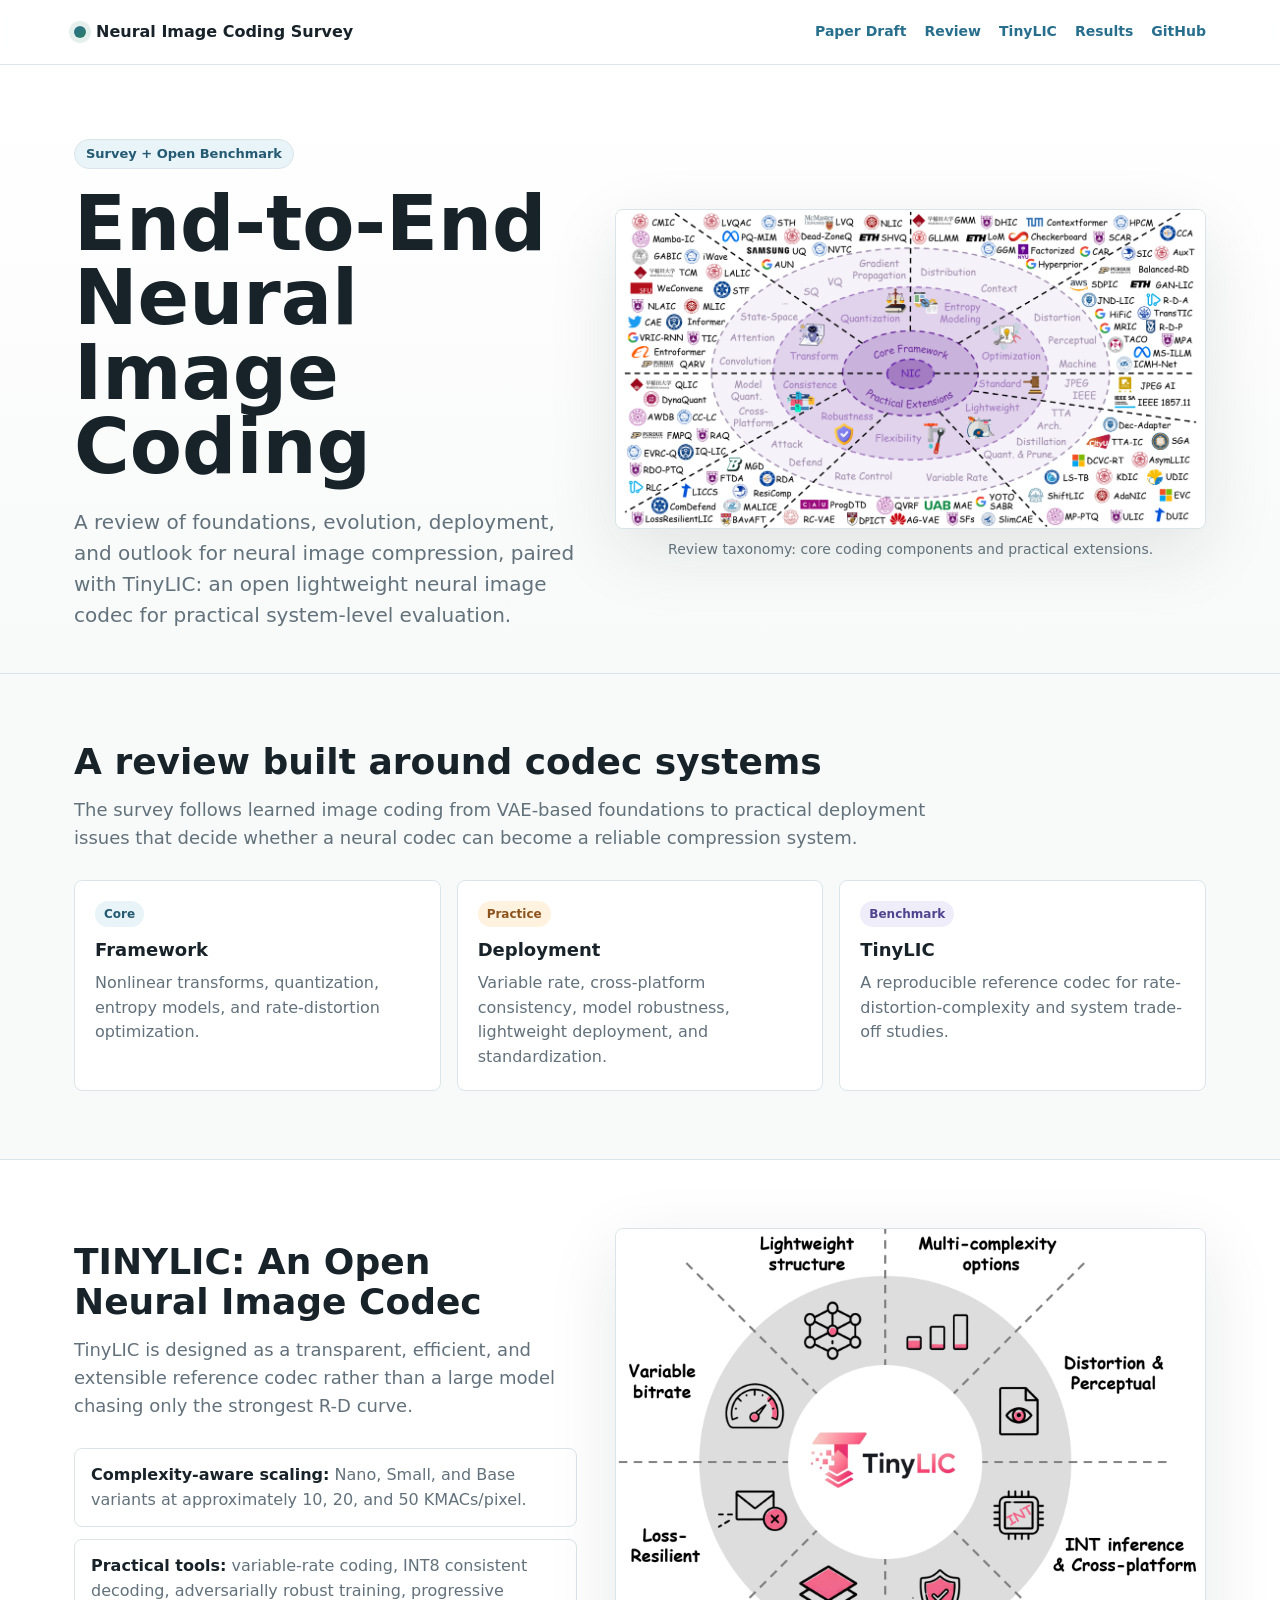
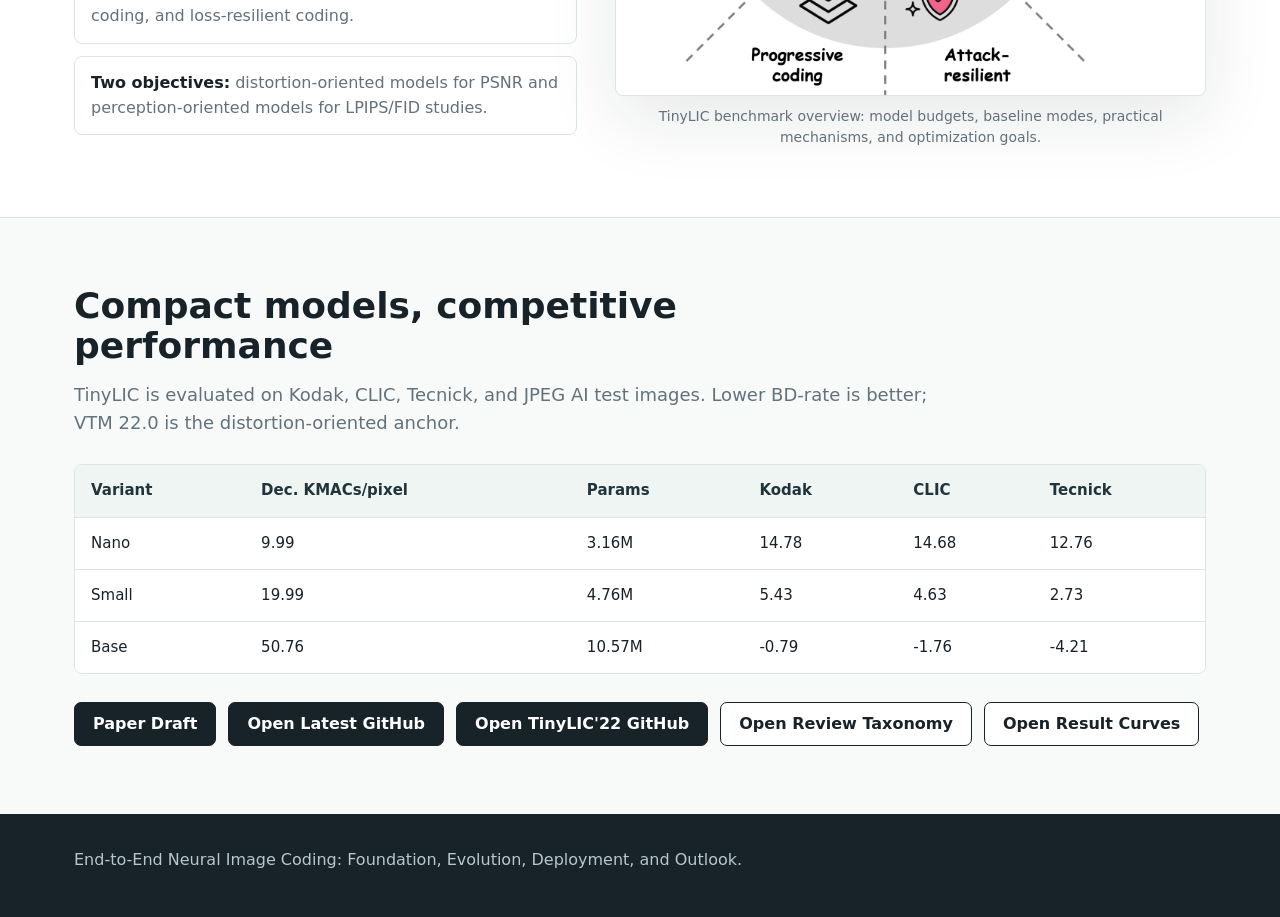
<file: index.html>
<!doctype html>
<html lang="en">
<head>
  <meta charset="utf-8">
  <meta name="viewport" content="width=device-width, initial-scale=1">
  <title>End-to-End Neural Image Coding Survey and TinyLIC</title>
  <meta name="description" content="Project page for the survey End-to-End Neural Image Coding and TinyLIC, an open neural image codec.">
  <meta property="og:title" content="End-to-End Neural Image Coding Survey and TinyLIC">
  <meta property="og:description" content="A review of neural image compression and TinyLIC, an open lightweight neural image codec.">
  <meta property="og:image" content="figs/fig8.png">
  <style>
    :root {
      --ink: #182229;
      --muted: #62717b;
      --line: #dbe5e8;
      --paper: #f7faf8;
      --white: #ffffff;
      --blue: #286f8e;
      --green: #2f8063;
      --amber: #e98b2a;
      --violet: #6655b8;
      --blue-soft: #e8f4f8;
      --green-soft: #eaf6f0;
      --amber-soft: #fff2df;
      --violet-soft: #f0edfb;
      --shadow: 0 22px 70px rgba(24, 34, 41, 0.10);
    }

    * {
      box-sizing: border-box;
    }

    html {
      scroll-behavior: smooth;
    }

    body {
      margin: 0;
      color: var(--ink);
      background: var(--paper);
      font-family: Inter, ui-sans-serif, system-ui, -apple-system, BlinkMacSystemFont, "Segoe UI", sans-serif;
      line-height: 1.55;
    }

    a {
      color: var(--blue);
      text-decoration: none;
    }

    a:hover {
      text-decoration: underline;
    }

    .wrap {
      width: min(1180px, 100%);
      margin: 0 auto;
      padding: 0 24px;
    }

    nav {
      position: sticky;
      top: 0;
      z-index: 20;
      background: rgba(255, 255, 255, 0.9);
      border-bottom: 1px solid rgba(219, 229, 232, 0.92);
      backdrop-filter: blur(16px);
    }

    nav .wrap {
      min-height: 64px;
      display: flex;
      align-items: center;
      justify-content: space-between;
      gap: 22px;
    }

    .brand {
      display: inline-flex;
      align-items: center;
      gap: 10px;
      color: var(--ink);
      font-weight: 850;
      white-space: nowrap;
    }

    .brand-mark {
      width: 12px;
      height: 12px;
      border-radius: 50%;
      background: linear-gradient(135deg, var(--blue), var(--green));
      box-shadow: 0 0 0 5px rgba(47, 128, 99, 0.12);
    }

    .links {
      display: flex;
      flex-wrap: wrap;
      gap: 18px;
      font-size: 14px;
      font-weight: 700;
    }

    .hero {
      padding: 74px 0 42px;
      background: linear-gradient(180deg, #ffffff 0%, #f7faf8 100%);
      border-bottom: 1px solid var(--line);
    }

    .hero-grid,
    .split {
      display: grid;
      grid-template-columns: minmax(0, 0.92fr) minmax(390px, 1.08fr);
      gap: 38px;
      align-items: center;
    }

    .eyebrow {
      display: inline-flex;
      align-items: center;
      min-height: 30px;
      padding: 0 11px;
      border: 1px solid var(--line);
      border-radius: 999px;
      background: var(--blue-soft);
      color: #245a72;
      font-size: 13px;
      font-weight: 820;
    }

    h1 {
      margin: 18px 0 0;
      max-width: 760px;
      font-size: clamp(40px, 6vw, 76px);
      line-height: 0.98;
      letter-spacing: 0;
    }

    h2 {
      margin: 0;
      font-size: 36px;
      line-height: 1.12;
      letter-spacing: 0;
    }

    h3 {
      margin: 0;
      font-size: 22px;
      line-height: 1.2;
    }

    .lead,
    .section-lead {
      color: var(--muted);
    }

    .lead {
      margin: 22px 0 0;
      max-width: 720px;
      font-size: 20px;
    }

    .section-head {
      max-width: 860px;
      margin-bottom: 28px;
    }

    .section-lead {
      margin: 14px 0 0;
      font-size: 18px;
    }

    .actions {
      display: flex;
      flex-wrap: wrap;
      gap: 12px;
      margin-top: 28px;
    }

    .button {
      display: inline-flex;
      align-items: center;
      justify-content: center;
      min-height: 44px;
      padding: 0 18px;
      border: 1px solid var(--ink);
      border-radius: 7px;
      background: var(--ink);
      color: var(--white);
      font-weight: 780;
    }

    .button.secondary {
      background: var(--white);
      color: var(--ink);
    }

    .button:hover {
      text-decoration: none;
      transform: translateY(-1px);
    }

    .visual {
      display: block;
      width: 100%;
      border: 1px solid var(--line);
      border-radius: 8px;
      background: var(--white);
      box-shadow: var(--shadow);
    }

    .image-frame {
      display: grid;
      gap: 10px;
    }

    .caption {
      margin: 0;
      color: var(--muted);
      font-size: 14px;
      text-align: center;
    }

    .metrics {
      display: grid;
      grid-template-columns: repeat(4, minmax(0, 1fr));
      gap: 14px;
      margin-top: 34px;
    }

    .metric {
      min-height: 112px;
      padding: 18px;
      border: 1px solid var(--line);
      border-radius: 8px;
      background: var(--white);
    }

    .metric strong {
      display: block;
      font-size: 30px;
      line-height: 1;
      letter-spacing: 0;
    }

    .metric span {
      display: block;
      margin-top: 10px;
      color: var(--muted);
      font-size: 14px;
    }

    section {
      padding: 68px 0;
    }

    section.alt {
      background: var(--white);
      border-block: 1px solid var(--line);
    }

    .cards {
      display: grid;
      grid-template-columns: repeat(3, minmax(0, 1fr));
      gap: 16px;
    }

    .card {
      min-height: 176px;
      padding: 20px;
      border: 1px solid var(--line);
      border-radius: 8px;
      background: var(--white);
    }

    .alt .card {
      background: #fbfdfc;
    }

    .card b {
      display: block;
      margin-top: 12px;
      font-size: 18px;
      line-height: 1.25;
    }

    .card p {
      margin: 9px 0 0;
      color: var(--muted);
    }

    .tag {
      display: inline-flex;
      align-items: center;
      min-height: 26px;
      padding: 0 9px;
      border-radius: 999px;
      background: var(--green-soft);
      color: #276d54;
      font-size: 12px;
      font-weight: 850;
    }

    .tag.blue {
      background: var(--blue-soft);
      color: #245a72;
    }

    .tag.amber {
      background: var(--amber-soft);
      color: #8d531c;
    }

    .tag.violet {
      background: var(--violet-soft);
      color: #51448e;
    }

    .list {
      display: grid;
      gap: 12px;
      margin: 0;
      padding: 0;
      list-style: none;
    }

    .list li {
      padding: 14px 16px;
      border: 1px solid var(--line);
      border-radius: 8px;
      background: var(--white);
      color: var(--muted);
    }

    .list b {
      color: var(--ink);
    }

    .figure-strip {
      display: grid;
      grid-template-columns: repeat(2, minmax(0, 1fr));
      gap: 18px;
      align-items: start;
    }

    .figure-strip .visual {
      box-shadow: 0 16px 48px rgba(24, 34, 41, 0.08);
    }

    .table-wrap {
      overflow-x: auto;
      border: 1px solid var(--line);
      border-radius: 8px;
      background: var(--white);
    }

    table {
      width: 100%;
      min-width: 720px;
      border-collapse: collapse;
      background: var(--white);
    }

    th,
    td {
      padding: 14px 16px;
      border-bottom: 1px solid var(--line);
      text-align: left;
      vertical-align: top;
      font-size: 15px;
    }

    th {
      background: #eef5f2;
      color: #21343c;
      white-space: nowrap;
    }

    tr:last-child td {
      border-bottom: 0;
    }

    footer {
      padding: 34px 0 44px;
      color: #b8c7cd;
      background: var(--ink);
    }

    footer a {
      color: #cdebf6;
    }

    @media (max-width: 920px) {
      nav .wrap {
        align-items: flex-start;
        flex-direction: column;
        padding-top: 12px;
        padding-bottom: 12px;
      }

      .hero {
        padding-top: 44px;
      }

      .hero-grid,
      .split,
      .figure-strip {
        grid-template-columns: 1fr;
      }

      .metrics,
      .cards {
        grid-template-columns: 1fr;
      }

      h1 {
        font-size: 42px;
      }

      .lead {
        font-size: 18px;
      }
    }
  </style>
</head>
<body>
  <nav aria-label="Primary">
    <div class="wrap">
      <a class="brand" href="#">
        <span class="brand-mark" aria-hidden="true"></span>
        Neural Image Coding Survey
      </a>
      <div class="links">
        <a href="LIC_survey_v1.pdf">Paper Draft</a>
        <a href="#review">Review</a>
        <a href="#tinylic">TinyLIC</a>
        <a href="#results">Results</a>
        <a href="https://github.com/NJUVISION/TinyLIC">GitHub</a>
      </div>
    </div>
  </nav>

  <header class="hero">
    <div class="wrap">
      <div class="hero-grid">
        <div>
          <span class="eyebrow">Survey + Open Benchmark</span>
          <h1>End-to-End Neural Image Coding</h1>
          <p class="lead">
            A review of foundations, evolution, deployment, and outlook for neural image compression, paired with TinyLIC: an open lightweight neural image codec for practical system-level evaluation.
          </p>
        </div>
        <div class="image-frame">
          <a href="figs/fig2.pdf">
            <img class="visual" src="figs/fig2.png" alt="Taxonomy of representative works in end-to-end learned image coding">
          </a>
          <p class="caption">Review taxonomy: core coding components and practical extensions.</p>
        </div>
      </div>
    </div>
  </header>

  <section id="review">
    <div class="wrap">
      <div class="section-head">
        <h2>A review built around codec systems</h2>
        <p class="section-lead">
          The survey follows learned image coding from VAE-based foundations to practical deployment issues that decide whether a neural codec can become a reliable compression system.
        </p>
      </div>
      <div class="cards">
        <div class="card"><span class="tag blue">Core</span><b>Framework</b><p>Nonlinear transforms, quantization, entropy models, and rate-distortion optimization.</p></div>
        <div class="card"><span class="tag amber">Practice</span><b>Deployment</b><p>Variable rate, cross-platform consistency, model robustness, lightweight deployment, and standardization.</p></div>
        <div class="card"><span class="tag violet">Benchmark</span><b>TinyLIC</b><p>A reproducible reference codec for rate-distortion-complexity and system trade-off studies.</p></div>
      </div>
    </div>
  </section>

  <section id="tinylic" class="alt">
    <div class="wrap split">
      <div>
        <div class="section-head">
          <h2>TINYLIC: An Open Neural Image Codec</h2>
          <p class="section-lead">
            TinyLIC is designed as a transparent, efficient, and extensible reference codec rather than a large model chasing only the strongest R-D curve.
          </p>
        </div>
        <ul class="list">
          <li><b>Complexity-aware scaling:</b> Nano, Small, and Base variants at approximately 10, 20, and 50 KMACs/pixel.</li>
          <li><b>Practical tools:</b> variable-rate coding, INT8 consistent decoding, adversarially robust training, progressive coding, and loss-resilient coding.</li>
          <li><b>Two objectives:</b> distortion-oriented models for PSNR and perception-oriented models for LPIPS/FID studies.</li>
        </ul>
      </div>
      <div class="image-frame">
        <a href="figs/fig8.pdf">
          <img class="visual" src="figs/fig8.png" alt="TinyLIC as a practical benchmark for learned image compression">
        </a>
        <p class="caption">TinyLIC benchmark overview: model budgets, baseline modes, practical mechanisms, and optimization goals.</p>
      </div>
    </div>
  </section>

  <section id="results">
    <div class="wrap">
      <div class="section-head">
        <h2>Compact models, competitive performance</h2>
        <p class="section-lead">
          TinyLIC is evaluated on Kodak, CLIC, Tecnick, and JPEG AI test images. Lower BD-rate is better; VTM 22.0 is the distortion-oriented anchor.
        </p>
      </div>
      <div class="table-wrap">
        <table>
          <thead>
            <tr>
              <th>Variant</th>
              <th>Dec. KMACs/pixel</th>
              <th>Params</th>
              <th>Kodak</th>
              <th>CLIC</th>
              <th>Tecnick</th>
            </tr>
          </thead>
          <tbody>
            <tr><td>Nano</td><td>9.99</td><td>3.16M</td><td>14.78</td><td>14.68</td><td>12.76</td></tr>
            <tr><td>Small</td><td>19.99</td><td>4.76M</td><td>5.43</td><td>4.63</td><td>2.73</td></tr>
            <tr><td>Base</td><td>50.76</td><td>10.57M</td><td>-0.79</td><td>-1.76</td><td>-4.21</td></tr>
          </tbody>
        </table>
      </div>
      <div class="actions">
        <a class="button" href="LIC_survey_v1.pdf">Paper Draft</a>
        <a class="button" href="https://github.com/NJUVISION/TinyLIC">Open Latest GitHub</a>
        <a class="button" href="https://github.com/lumingzzz/TinyLIC">Open TinyLIC'22 GitHub</a>
        <a class="button secondary" href="figs/fig2.pdf">Open Review Taxonomy</a>
        <a class="button secondary" href="figs/fig10.pdf">Open Result Curves</a>
      </div>
    </div>
  </section>

  <footer>
    <div class="wrap">
      End-to-End Neural Image Coding: Foundation, Evolution, Deployment, and Outlook.
    </div>
  </footer>
</body>
</html>
</file>
